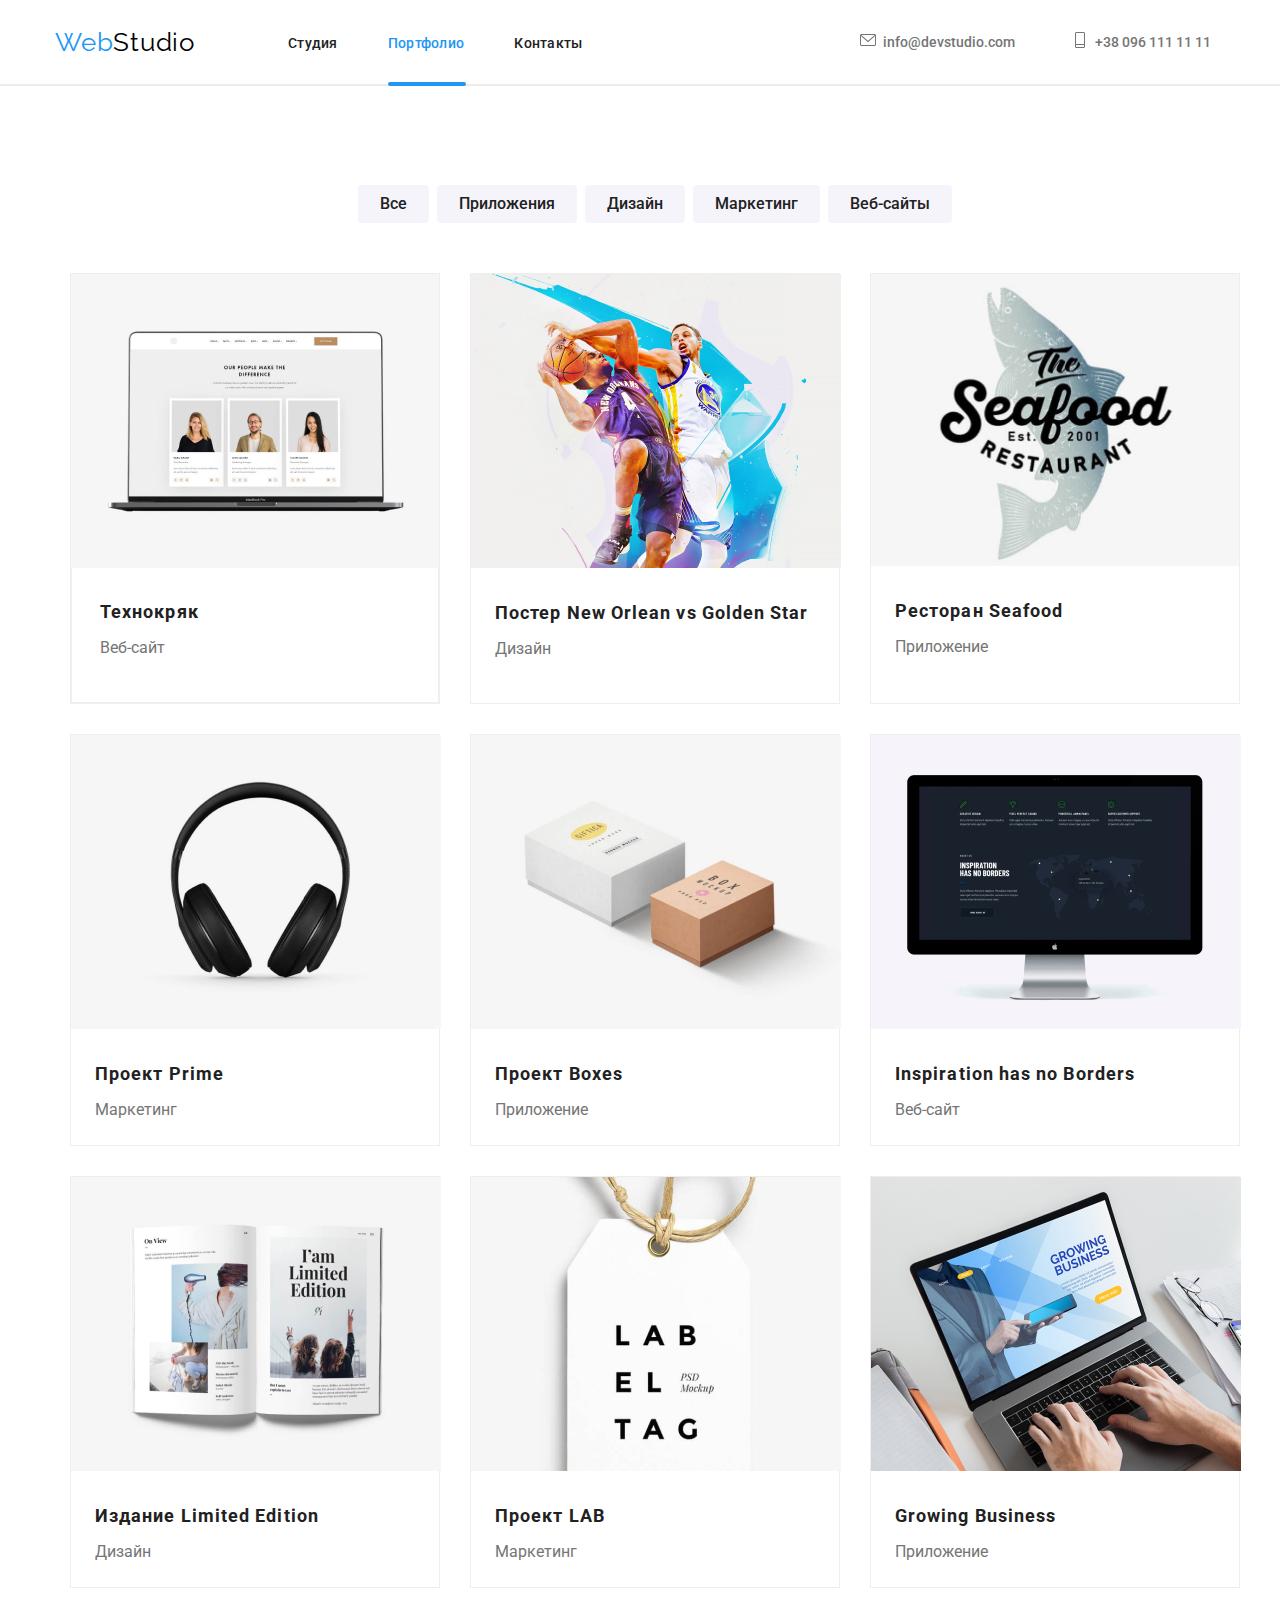
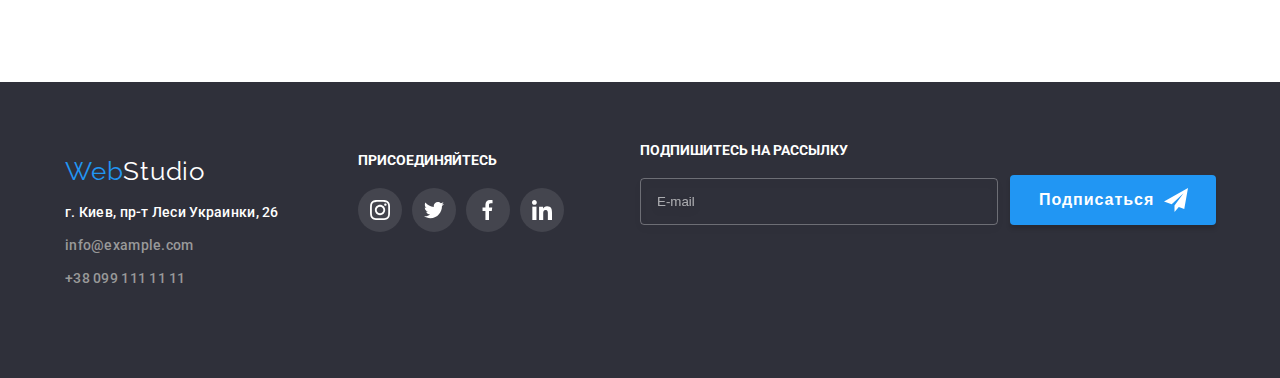
<file: portfolio.html>
<!DOCTYPE html>
<html lang="ru">
<head>
    <meta charset="UTF-8">
    <meta name="viewport" content="width=device-width, initial-scale=1.0">
    <title>Портфолио</title>
    <link href="https://fonts.googleapis.com/css2?family=Raleway:wght@700&family=Roboto:wght@400;500;700;900&display=swap" rel="stylesheet">
    <!--<link rel="stylesheet" href="./css/common.css">-->
    <link rel="stylesheet" href="./css/styles.css">
</head>
<body class="page">
    <!--<h1>Портфолио</h1>-->
    <!--Шапка сайта-->
    <header class="container">
    <!--<header class="header-container">-->
<!--<header class="page-header">-->
    <nav class="main-nav">
        <a href="index.html" class="logo">Web<span class="accent">Studio</span>
        </a>

        <ul class="site-nav-list">
            <li><a href="./index.html" class="a current">Cтудия</a></li>
            <li class="menu-item"><a class="link currentSecond" href="./portfolio.html" class="a current"><span class="color-page">Портфолио </span></a></li>
            <li><a href="#contacts" class="a current">Контакты</a></li>
        </ul>

    <!--<div class="container">-->
    <ul class="site-nav-list-address">
        <li class="contacts-item"><a class="address-link" href="mailto:info@devstudio.com"><svg class="address-link-icon" width="16px"height="12px"><use href="./svg/sprite/sprite.svg.svg#icon-envelope-1"></use></svg><span class="a current" class="color-address">info@devstudio.com</span></a></li>
        <li class="contacts-item"><a class="address-link" href="tel:+380961111111"><svg class="address-link-icon" width="16px"height="10px"><use href="./svg/sprite/sprite.svg.svg#icon-Vector"></use></svg><span class="a current" class="color-address">+38 096 111 11 11</span></a></li>
    </ul>
    </nav>
<!--</div>-->
</header>

<div class="line-container">
</div>
<main class="container">
    <section class="portfolio">
        <div class="container portfolio-padding">
          <h1 hidden>Портфолио</h1>
          <ul class="filter">
            <li class="filter-items"> <button class="link-filter" type="button">Все</button></li>
            <li class="filter-items"> <button class="link-filter" type="button">Приложения</button></li>
            <li class="filter-items"> <button class="link-filter" type="button">Дизайн</button></li>
            <li class="filter-items"> <button class="link-filter" type="button">Маркетинг</button></li>
            <li class="filter-items"> <button class="link-filter" type="button">Веб-сайты</button></li>
          </ul>
        </div>
       
        <div class="container portfolio-padding-img">
<ul class="content">
        <li class="content-items">
            <a class="img-item" href="./">
            <div class="content-overlay">
    <img src="images/images-portfolio/photo1.jpg" alt="Технокряк" width="370">
        <p class="description">Технокряк это современная площадка распространения коронавируса.
            Компании используют эту платформу для цифрового шпионажа 
            и атак на защищённые сервера конкурентов.</p>
        
</div>
<div class="portfolio-meta">
    <h2 class="portfolio-title">Технокряк</h2>
    <p class="color-type">Веб-сайт</p>
    </div>
    </a>
</li>
        <li class="content-items">
            <a class="img-item" href="./">
    <img src="images/images-portfolio/photo2.jpg" alt="Постер New Orlean vs Golden Star" width="370">
    <h2 class="title">Постер New Orlean vs Golden Star</h2>
    <p class="type">Дизайн</p>
    </a>
</li>
        <li class="content-items">
            <a class="img-item" href="./">
    <img src="images/images-portfolio/photo3.jpg" alt="Ресторан Seafood" width="368">
    <h2 class="title">Ресторан Seafood</h2>
    <p class="type">Приложение</p>
    </a>
</li>
    <li class="content-items">
        <a class="img-item" href="./">
    <img src="images/images-portfolio/photo4.jpg" alt="Проект Prime" width="370">
    <h2 class="title">Проект Prime</h2>
    <p class="type">Маркетинг</p>
    </a>
</li>
    <li class="content-items">
        <a class="img-item" href="./">
    <img src="images/images-portfolio/photo5.jpg" alt="Проект Boxes" width="370">
    <h2 class="title">Проект Boxes</h2>
    <p class="type">Приложение</p>
    </a>
</li>
    <li class="content-items">
        <a class="img-item" href="./">
    <img src="images/images-portfolio/photo6.jpg" alt="Inspiration has no Borders" width="370">
    <h2 class="title">Inspiration has no Borders</h2>
    <p class="type">Веб-сайт</p>
    </a>
</li>
    <li class="content-items">
        <a class="img-item" href="./">
    <img src="images/images-portfolio/photo7.jpg" alt="Издание Limited Edition" width="370">
    <h2 class="title">Издание Limited Edition</h2>
    <p class="type">Дизайн</p>
    </a>
</li>
    <li class="content-items">
        <a class="img-item" href="./">
    <img src="images/images-portfolio/photo8.jpg" alt="Проект LAB" width="370">
    <h2 class="title">Проект LAB</h2>
    <p class="type">Маркетинг</p>
    </a>
</li>
    <li class="content-items">
        <a class="img-item" href="./">
    <img src="images/images-portfolio/photo9.jpg" alt="Growing Business" width="370">
    <h2 class="title">Growing Business</h2>
    <p class="type">Приложение</p>
    </a>
</li>
</ul>
</div>
</section>
</main>

  <!--Футер-->
    <!--<div class="background-lengthening-footer">
    <div class="footer-container">
    <footer id="contacts" class="container">
        <p class="text-footer">
    <a href="./index.html" class="logo"class="accent">Web<span class="logo-footer">Studio</span></a>
    <address class="site-nav-list"><a href="https://www.google.com/maps/embed?pb=!1m18!1m12!1m3!1d2541.7794508425072!2d30.536197115730527!3d50.42658067947204!2m3!1f0!2f0!3f0!3m2!1i1024!2i768!4f13.1!3m3!1m2!1s0x40d4cf0e033ecbe9%3A0x57a4dffefec77da0!2z0LHRg9C7LiDQm9C10YHQuCDQo9C60YDQsNC40L3QutC4LCAyNiwg0JrQuNC10LIsIDAyMDAw!5e0!3m2!1sru!2sua!4v1602182648974!5m2!1sru!2sua" target="blanc"><span class="footer-text-color">г. Киев, пр-т Леси Украинки, 26 </span></a>
    </address></p>
    <p class="text-footer">
    <address class="site-nav-list"><a href="mailto:info@example.com"><span class="footer-text-color-address">info@example.com </span></a>
    </address></p>
    <p class="text-footer">
    <address class="site-nav-list"><a href="tel:+380991111111"><span class="footer-text-color-address">+38 099 111 11 11 </span></a>
    </address></p>
    </footer>-->

    <!--Футер-->
    <footer class="background-lengthening-footer" id="contacts">
        <div class="container">
        <div class="row">
        <div class="column">
            <ul class="text-footer">
                <li class="text-footer">
        <a class="logo-blue-footer" href="./index.html" class="accent">Web<span class="logo-footer">Studio</span></a></li>
        <li class="text-footer">
        <address class="site-nav-list"><a href="https://www.google.com/maps/embed?pb=!1m18!1m12!1m3!1d2541.7794508425072!2d30.536197115730527!3d50.42658067947204!2m3!1f0!2f0!3f0!3m2!1i1024!2i768!4f13.1!3m3!1m2!1s0x40d4cf0e033ecbe9%3A0x57a4dffefec77da0!2z0LHRg9C7LiDQm9C10YHQuCDQo9C60YDQsNC40L3QutC4LCAyNiwg0JrQuNC10LIsIDAyMDAw!5e0!3m2!1sru!2sua!4v1602182648974!5m2!1sru!2sua" target="blanc"><span class="footer-text-color">г. Киев, пр-т Леси Украинки, 26 </span></a>
        </address></li>
        <li class="text-footer">
        <address class="site-nav-list"><a href="mailto:info@example.com"><span class="footer-text-color-address">info@example.com </span></a>
        </address></li>
        <li class="text-footer">
        <address class="site-nav-list"><a href="tel:+380991111111"><span class="footer-text-color-address">+38 099 111 11 11 </span></a>
        </address></li>
    </ul>
    </div>
    <div class="column">
        <p class="footer-join-title">присоединяйтесь</p>
        <ul class="footer-networks">
          <li class="footer-networks-list">
            <a href="https://www.instagram.com/?hl=ru" target="_blank" rel="noopener noreferer" class="footer-networks-links"> 
                <svg width="20px" height="20px"><use href="./svg/sprite/sprite.svg.svg#icon-instagram-2"></use></svg></a>
          </li>
          <li class="team-networks-list">
            <a href="https://twitter.com/?lang=ru" target="_blank" rel="noopener noreferer" class="footer-networks-links">
                <svg width="20px" height="20px">
                <use href="./svg/sprite/sprite.svg.svg#icon-Vector-1"></use>
              </svg></a>
          </li>
          <li class="team-networks-list">
            <a href="https://uk-ua.facebook.com/" target="_blank" rel="noopener noreferer" class="footer-networks-links"><svg
                width="20px" height="20px">
                <use href="./svg/sprite/sprite.svg.svg#icon-Vector-2"></use>
              </svg></a>
          </li>
          <li class="team-networks-list">
            <a href="https://www.linkedin.com/" target="_blank" rel="noopener noreferer" class="footer-networks-links"><svg
                width="20px" height="20px">
                <use href="./svg/sprite/sprite.svg.svg#icon-linkedin-1"></use>
              </svg></a>
          </li>
        </ul>
        </div>
    
    <div class="footer-form-container">
        <form class="footer-form">
          <div class="footer-mai-input">
            <label for="footer-mail">Подпишитесь на рассылку</label>
            <input class="helper" type="text" name="footer-mail" id="footer-mail" placeholder="E-mail">
          </div>
          
          <button type="submit">Подписаться <svg class="footer-form-icon"
            width="24px" height="24px">
            <use href="./svgfootermodal/spritesend.svg#icon-send"></use>
          </svg></button>
        </form>
        </div>
    </div>
      </div>
    </div>
    </footer>
    </body>
    </html>
</file>
<file: css/styles.css>
:root{
    --primary-text-color:#757575;
    --title-text-color:#212121;
    --accent-color:#2196F3;
    --primary-background-color:#E5E5E5;
}


.page{
/*background-color: #E5E5E5;*/
background-color: #fff;
color: var(--primary-text-color);
font-family: Roboto, sans-serif;
}

.h1,h2,h3,h4,h5,h6{
    font-family: Roboto, sans-serif;
    color: #212121;
}



.list {
    list-style: none;
    margin: 0;
    padding: 0;
  }

    .link {
        color: inherit;
        text-decoration: none;
    }


.logo{
    color: var(--accent-color) ;
    font-family: Raleway, -apple-system, BlinkMacSystemFont, 'Segoe UI', Roboto, Oxygen, Ubuntu, Cantarell, 'Open Sans', 'Helvetica Neue', sans-serif;
    font-size: 26px;
    line-height: 1,19px;
    letter-spacing: 0.03em;
    text-decoration: none;
    margin-right: 93px;
    /*margin-top: 24px;*/
    display: inline-flex;
    
}

.logo-footer {
    color: white;
    margin-bottom: 20px;
}

.logo-blue-footer{
  color: var(--accent-color) ;
  font-family: Raleway, -apple-system, BlinkMacSystemFont, 'Segoe UI', Roboto, Oxygen, Ubuntu, Cantarell, 'Open Sans', 'Helvetica Neue', sans-serif;
  font-size: 26px;
  line-height: 1,19px;
  letter-spacing: 0.03em;
  text-decoration: none;
  margin-right: 93px;
  padding-left: 0px;
  }


.accent{
color: black;
}
ul{
    list-style: none ;
}

address{
    list-style: none;
}



/*.site-nav*/
.site-nav-list {
    display: inline-flex;
    align-items: center;

}

.site-nav-list a{
    color: var(--title-text-color);
    font-family: Roboto, sans-serif;
    font-style: normal;
    font-weight: 500;
    font-size: 14px;
    text-decoration: none;
    letter-spacing: 0.02em;
    padding-right:50px;
}

.site-nav-list .a:hover, 
.site-nav-list .a:focus{
    color: var(--accent-color);
}

.site-nav-list .a .current{
    color:var(--accent-color);
}


.site-nav-list-address {
    display: flex;
    margin-left: 170px;
}

.site-nav-list-address .contacts-item+ .item{
    margin-left: 50px;
}

.contacts-item{
    display: flex;
    margin-top: 32px;
    margin-bottom: 32px;
    padding-left: 50px;
}


/*.address-link{
  padding-left: 10px;
}*/

.site-nav-list-address a{
    color: #757575;
    font-family: inherit;
    font-weight: 500;
    font-size: 14px;
    line-height: 1,14px;
    text-decoration: none;
}

.site-nav-list-address .a:hover, 
.site-nav-list-address .a:focus{
    color: var(--accent-color);
}

.site-nav-list-address .a .current{
    color:var(--accent-color);
}

.site-nav .contacts-item:last-child{
    margin-right: 0;
}

.main-nav{
     display: inline-flex;
     align-items: center;
}

.color-page{
    color: #2196F3;
}

.section-title{
    color:var(--title-text-color);
    font-weight: 700;
    font-size: 36px;
    line-height: 1,7px;
    letter-spacing: 0.03em;
    padding-bottom: 50px;
    text-align: center;
 
}




/*Hero*/

.hero {
background-color: #2F303A;
/*background-image: url(../images/images-hm4/Img2optim.jpg);*/
}

.hero-name{
    color: #FFFFFF;
}

.hero-title{
    color:var(--title-text-color);
    font-style: 400;
    font-weight: 900;
    font-size: 44px;
    line-height: 1,36px;
    text-align: center;
    padding-bottom: 30px;
}
 
/*style*/
  .center { 
    text-align: center;
    border: 1px solid #0000;
}

.main-container{
    margin: 0 auto;
    padding-right: 15px;
    padding-left: 15px;
    padding-top:200px;
    padding-bottom:280px;
    background-color: #c4c4c4;
   text-align: center;
   background-image: linear-gradient( rgba(47 48 58 / 40%), rgba(47, 48, 58, 0.4)),
     url(../images/images-hm4/Img2optim.jpg);
   background-repeat: no-repeat;
   background-size: cover;
  /*background-attachment: fixed;
  background-position: top 100px center;*/
}

/*buttun*/
.button{
    color: var(--accent-color);
    font-family: inherit;
    background-color: #E5E5E5;
    font-size: 16px;
    line-height: 1,8px;
    font-weight: 700;
    text-decoration: none;
    padding: 12px 24px;
    display: inline-block;
    border: 1px solid black;
}

.button-primary {
    background-color: var(--accent-color);
    color: #E5E5E5;
    border-color: transparent;
    display: inline-block;
    min-width: 200px;
    border-radius: 4px;
    padding: 10px 32px;
    text-align: center;
}

/*line*/

.line-container{
    margin-left: auto;
    margin-right: auto;
    outline: 1px solid #ECECEC ;}



/*Portfolio*/

.portfolio .filter {
    display: flex;
    justify-content: center;
  }
  .portfolio .filter-items:not(:last-child) {
    margin-right: 8px;
  }

  .portfolio .filter-items{
      display: inline;
  }
  .container.portfolio-padding {
    padding-top: 100px;
    padding-bottom: 50px;
    text-align: center;
  }
.container.portfolio-padding-img{
    padding-bottom: 94px;
}
  
  .filter .link-filter {
    padding: 6px 22px;
  
    font-family: Roboto;
    font-weight: 500;
    font-size: 16px;
    line-height: 1.6;
    text-align: center;
  
    color: var(--title-text-color);
    background: #f5f4fa;
    border-radius: 4px;
    border: 0;
  }
  .filter .link-filter:hover,
  .link-filter:focus {
    background: var(--accent-color);
    color: #ffffff;
    box-shadow: 0px 3px 1px rgba(0, 0, 0, 0.1), 0px 1px 2px rgba(0, 0, 0, 0.08),
      0px 2px 2px rgba(0, 0, 0, 0.12);
  }
  .portfolio .content {
    display: flex;
    flex-wrap: wrap;
  }
  
  .portfolio .content-items {
    width: calc((100% - 60px) / 3);
    border: 1px solid #eeeeee;
  }
  .portfolio .content-items:not(:nth-child(3n)) {
    margin-right: 30px;
  }
  .portfolio .content-items:not(:nth-child(-n + 3)) {
    margin-top: 30px;
  }

  li.content-items:hover,
  .content-items:focus{
    box-shadow: 0px 1px 1px rgba(0, 0, 0, 0.12), 0px 4px 4px rgba(0, 0, 0, 0.06), 1px 4px 6px rgba(0, 0, 0, 0.16);
  }

  /*.content .link {
    display: block;

    background: var(--title-text-color);
    text-decoration: none;
  }*/
  .content .title {
    margin-top: 20px;
    padding-left: 24px;
  
    color: var(--title-text-color);
    font-family: Roboto;
    font-weight: 700;
    font-size: 18px;
    line-height: 2;
    letter-spacing: 0.06em;
  }
  .content .type {
    margin-top: 4px;
    padding-left: 24px;
  
    color: #757575;
    font-family: Roboto;
    font-weight: 400;
    font-size: 16px;
    line-height: 1.8;
    padding-bottom: 20px;
    }

    .content-overlay {
      position: relative;
      display: flex;
      align-items: center;
      overflow: hidden;
    }
    .content-overlay::before {
      content: "";
      position: absolute;
      width: 100%;
      height: 100%;
    
      background: rgba(33, 150, 243, 0.9);
      opacity: 0;
    
      transition-property: opacity, transform;
      transition-duration: 250ms;
      transition-timing-function: cubic-bezier(0.4, 0, 0.2, 1);
      transform: translateY(100%);
    }
    .content .img-item:hover .content-overlay::before,
    .content .img-item:focus .content-overlay::before {
      opacity: 1;
      transform: translateY(0);
    }
    .content-overlay > .description {
      position: absolute;
      margin-top: 0;
      margin-bottom: 0;
      padding-right: 24px;
      padding-left: 24px;
    
      font-size: 18px;
      line-height: 1.555;
      color: #ffffff;
      opacity: 0;
    
      transition-property: opacity, transform;
      transition-duration: 250ms;
      transition-timing-function: cubic-bezier(0.4, 0, 0.2, 1);
      transform: translateY(100%);
    }
    
    .content .img-item:hover .description,
    .content .img-item:focus .description {
      opacity: 1;
      transform: translateY(0);
    }


    .portfolio-meta .color-type{
      color: #757575;
    
      font-family: Roboto;
      font-weight: 400;
      font-size: 16px;
      line-height: 1.8;
      padding-bottom: 20px;
      margin-top: 4px;
      padding-left: 4px;
    }
    
    .img-item{
      text-decoration: none;
    }
    
    .portfolio-title{
      margin-top: 6px;
        padding-left: 4px;
        color: var(--title-text-color);
        font-family: Roboto;
        font-weight: 700;
        font-size: 18px;
        line-height: 2;
        letter-spacing: 0.06em;
    }


/*footer*/

.footer-background {
    background-color: #2F303A;
    font-style: normal;
    font-weight: normal;
    font-size: 14px;
    line-height: 24px;
    font-family: Roboto;
    letter-spacing: 0.02em; 
    /*margin-top: 30px;
    margin-bottom: 9px;*/
}

/*.footer-container{
  display:flex;
 
}*/

/*.fbc{
    /*width: 1230px;*/
   /* margin-left: 215px;
    margin-right: 215px;
    margin-bottom: 9px;
    padding-top: 60px;
    line-height: 1.5;
    padding-right: auto;
    padding-left: auto;*/
   /* width: 1200px;
    padding-right: 15px;
    padding-left: 15px;
    margin-left: auto;
    margin-right: auto;
    margin-bottom: 9px;
    padding-top: 60px;
    line-height: 1.5;

}*/


.footer-text-color{
    color: #FFFFFF;
  
}
 /*ul.text-footer{
  margin-left: 360px;
  border: 1px solid #ECECEC;
  margin: 0, auto;
  padding: 0 auto;
  width: 280px;*/

  .column {
    float: left;
    width: 25%;
    padding: 10px;}

    .row:after {
      content: "";
      display: table;
      clear: both;}


.footer-text-color-address{
   color:hsla(0, 0%, 60%, 1)
}

/*.footer-icon-title{

padding-left: 215px;

}*/


html{
    box-sizing: border-box;
}

*,
*::before,
*::after {
    box-sizing: inherit;
}

* {
    margin: 0;
    padding: 0;
   }

.container{
    width: 1200px;
    margin: 0 auto;
    /*padding-top: 24px;*/
    padding-right: 15px;
    padding-left: 15px;
    /*border-block-color: var(--accent-color);*/
    /*display: inline-flex;*/
}

.header-container{
    width: 1200px;
    margin: 0 auto;
    /*height: 80px;*/
    padding-top: auto;
    padding-bottom: auto;
    padding-right: 15px;
    padding-left: 15px;
}


.background-lengthening{
    background-color: #2F303A;
}

.background-lengthening-footer{
    background-color: #2F303A;
    margin:0 auto;
    padding-top: 60px;
    padding-bottom: 60px;
    display: flex;
    
}

div.background-lengthening-footer{
  margin: 0px auto;
  
}

/* o нас*/

.section-details{
    width: 1200px;
    margin: 0 auto;
    padding-right: 15px;
    padding-left: 15px;
    padding-top: 94px;
    display: flex;
   padding-bottom: 94px;
}

.heading{
    display: flex;
    margin:0;
    font-size: 14px;
    text-align: left;
}

.main-paragraph-h2{
    font-weight: 400;
    font-size: 14px;
    line-height: 1,7px;
    margin-top: 4px;
    flex-wrap: wrap;
    width: 270px;
    text-align: left;
    margin-right: 20px;
    }

.features .section-details {
     padding: 94px 0px;
     display: flex;
      }
.section-details .items {
        /* width: 270px; */
        width: calc((100% - 90px) / 4);
      }
      
.section-details .items:not(:last-child) {
        margin-right: 30px;
      }
.section-details .items::before {
        display: block;
        content: '';
        height: 120px;
      
        background-color: #f5f4fa;
        background-repeat: no-repeat;
        background-position: center;
        border-radius: 4px;
      }
      .section-details .items:nth-child(1)::before {
        background-image: url(../images/images-hm4/antena.svg);
      }
      .section-details .items:nth-child(2)::before {
        background-image: url(../images/images-hm4/clock.svg);
      }
      .section-details .items:nth-child(3)::before {
        background-image: url(../images/images-hm4/diagramm.svg);
      }
      .section-details .items:nth-child(4)::before {
        background-image: url(../images/images-hm4/astronaut.svg);
      }
      .features .heading {
        margin-top: 30px;
        margin-bottom: 0px;
      
        color: var(--title-text-color);
        font-family: Roboto;
        font-weight: 700;
        font-size: 14px;
        line-height: 1.14;
        text-transform: uppercase;
      }
      .features .main-paragraph-h2 {
        margin-top: 10px;
        margin-bottom: 0;
      
        color: var(--primary-text-color);
        font-family: Roboto;
        font-weight: 400;
        font-size: 14px;
        line-height: 1.7;
      }







/*team*/

.section-team{
    background-color: #F5F4FA;
}
.images-team {
    display: block;
  }

.list-section-team .item-img:not(:last-child) {
    margin-right: 30px;
  }

  .section-list > .list-description {
    padding-bottom: 30px;}

.wrapper {
    width: 1200px;
    margin-left: auto;
    margin-right: auto;
    padding-right: 15px;
    padding-left: 15px;
   padding-top: 94px;
}

.section-title{
    color:var(--title-text-color);
    font-weight: 700;
    font-size: 36px;
    line-height: 1,7px;
    letter-spacing: 0.03em;
    padding-bottom: 50px;
    text-align: center;
 
}

.section{
    display: flex;
    width: calc(100%-90px)/4;
    justify-content: space-between;
   padding-bottom: 94px;
}

.comand{
    width: 271px;
    /*height: 368px;*/
    border: 1px solid #ECECEC;
    background-color: #ffffff;
    box-shadow: 0px 1px 3px rgba(0, 0, 0, 0.12), 0px 1px 1px rgba(0, 0, 0, 0.14), 0px 2px 1px rgba(0, 0, 0, 0.2);
border-radius: 0px 0px 4px 4px;
}

.text-clas {
    margin-top: 30px;
    margin-bottom: 10px;
    text-align: center;
}

.paragraph{
    font-weight: 400;
    font-size: 14px;
    line-height: 1,7px;
    margin-top: 10px;
    margin-bottom: 0px;
    flex-wrap: wrap;
    text-align: center;
    }



svg.clients-icon{

  fill:#AFB1B8;
  width:50px;
  height: 45px;
  /*position: absolute;*/
}

svg.clients-icon:focus,
.clients-icon:hover{
  fill: var(--accent-color);
}


svg.address-link-icon{
  width: 30px;
  height: 16px;
  fill:#757575;
  align-items: baseline;
  /*padding-right: 10px;*/
 /*padding-top: 6px;*/
  padding-left: 3px;
  padding-right: 3px;
  float: left;
  overflow: hidden;
}


.site-nav-list-address.address-link:focus .address-link-icon,
.address-link:hover .address-link-icon{
  fill: var(--accent-color);
}

li.contacts-item:focus,
li.contacts-item:hover {
  fill: var(--accent-color);
}

.clients-links:focus .clients-icon,
.clients-links:hover .clients-icon {
  fill: var(--accent-color);
}

    /*.clients-list .clients-item::before {
        display: block;
        content: '';
        height: 120px;
      
        background-color: #f5f4fa;
        background-repeat: no-repeat;
        background-position: center;
        border-radius: 4px;
      }
      .clients-list .clients-item:nth-child(1)::before {
        background-image: url(../images/First.svg);
      }
      .clients-list .clients-item:nth-child(2)::before {
        background-image: url(../images/Second.svg);
      }
      .clients-list .clients-item:nth-child(3)::before {
        background-image: url(../images/Third.svg);
      }
      .clients-list .clients-item:nth-child(4)::before {
        background-image: url(../images/foth.svg);
      }
      .clients-list .clients-item:nth-child(4)::before {
        background-image: url(../images/fifth.svg);
      }
      .clients-list .clients-item:nth-child(4)::before {
        background-image: url(../images/six.svg);
      }*/

   .wrapper {
        padding-top: 94px;
        padding-bottom: 94px;
      }
      .section-team {
        margin-top: 94px;
      }
      .wrapper {
        background: #f5f4fa;
      }

   .section .section{
        margin-top: 50px;
        display: flex;
        justify-content: center;
      }  

   .section > .comand {
       /* padding-bottom: 30px;*/
        background: var(--primary-bg);
        box-shadow: 0px 1px 3px rgba(0, 0, 0, 0.12), 0px 1px 1px rgba(0, 0, 0, 0.14),
          0px 2px 1px rgba(0, 0, 0, 0.2);
        border-radius: 0px 0px 4px 4px;
      }

   .section .comand:not(:last-child) {
        margin-right: 30px;
      }
      

    .team-networks {
    display: flex;
    justify-content: center;
    margin-top: 16px;
    }

    .team-networks .team-networks-links {
    padding: 12px;
    margin-bottom: 30px;
    margin-top:16px;
    width: 44px;
    height: 44px;
    display: block;
    border-radius: 50%;
    /*fill: #afb1b8;*/
    fill: #AFB1B8;
      }

    .team-networks-list:not(:last-child) {
    margin-right: 10px;
      }

   .team-networks-links:hover,
    .team-networks-links:focus {
        border-radius: 50%;
        background-color: var(--accent-color);
        fill: #ffffff;
      }
      
.primary-section{
    display: flex;
    width: calc(100%-60px)/3;
    justify-content: space-between;
    padding-bottom: 94px;
}


.text-footer{
    padding-bottom: 9px;
}


.line-container{
    margin-left: auto;
    margin-right: auto;
    width: 1600px;
    outline: 1px solid #ECECEC ;}


.examples{
    width: 372px;
    height: 294px;
background: #FFFFFF;
border: 1px solid #EEEEEE;
}

.footer-nav-list{
    /*display: block;*/
    font-family: Roboto, sans-serif;
    font-style: normal;
    font-weight: 400;
    font-size: 14px;
   text-decoration: none;
}

.footer-nav-list-address a{
    color: #757575;
    font-family: inherit;
    font-weight: 400;
    font-size: 14px;
    line-height: 1,5px;
    text-decoration: none;
}


/*p{
  line-height:170%;
}*/


.footer .address {
    margin-top: 20px;
    font-style: normal;
  }
  .footer .map {
    color: #ffffff;
    font-family: Roboto;
    font-weight: 400;
    font-size: 14px;
    line-height: 1.7;
    text-decoration: none;
}
  
  .footer .link {
    display: block;
    margin-top: 9px;
    text-align: center;

    color: rgba(255, 255, 255, 0.6);
    font-family: Roboto;
    font-weight: 400;
    font-size: 14px;
    line-height: 1.7;
  }
  
.container.footer-padding {
  display: block;
  padding-top: 60px;
  padding-bottom: 60px;
  padding-right: 0;
}
.footer {
  background-color: var(--heder-footer-bg);
}
.footer .logo {
  display: inline-block;
  font-family: Raleway;
  font-weight: 700;
  font-size: 26px;
  line-height: 1.2;
  color: var(--accent-color);
  text-decoration: none;
}
.footer .logo-text {
  color: #ffffff;
}
.footer .address {
  margin-top: 20px;

  font-style: normal;
}
.footer .map {
  color: #ffffff;
  font-family: Roboto;
  font-weight: 400;
  font-size: 14px;
  line-height: 1.7;
  text-decoration: none;
}
.footer .link {
  /*display: block;*/
  margin-top: 9px;

  color: rgba(255, 255, 255, 0.6);
  font-family: Roboto;
  font-weight: 400;
  font-size: 14px;
  line-height: 1.7;
  text-decoration: none;
}
.footer-join {
  display: block;
  margin-left: 215px;
/*border: 1px solid #ECECEC;*/

}
.footer-join-title {
  margin-top: 10;
  margin-bottom: 0;
  font-weight: 700;
  font-size: 14px;
  line-height: 1.142;
  text-transform: uppercase;
  color: #ffffff;
  margin-right: 10px;
}
.container.footer-padding {
 /* display: block;*/
  margin-right: 70px;
}
.footer-networks {
  display: flex;
  margin-top: 20px;
  padding-right: 100px;
  padding-top: 0px;
}
.footer-networks .footer-networks-links {
  padding: 12px;

  width: 44px;
  height: 44px;
 display: inline-block;
  border-radius: 50%;

  background-color: rgba(255, 255, 255, 0.1);
  fill: #ffffff;
}
.footer-networks-list:not(:last-child) {
  margin-right: 10px;
}
.footer-networks-links:hover,
.footer-networks-links:focus {
  border-radius: 50%;
  background-color: var(--accent-color);
  fill: #ffffff;
}




  /* clients */
.clients.container {
    padding-bottom: 94px;
  }
  .clients .title {
    margin-top: 94px;
    margin-bottom: 0;
    color: var(--title-text-color);
    font-family: Roboto;
    font-weight: 700;
    font-size: 36px;
    line-height: 1.167;
    text-align: center;
  }
  .clients .clients-list {
    display: flex;
    justify-content: center;
    margin-top: 50px;
  }
  .clients .clients-item:not(:last-child) {
    margin-right: 30px;
  }
  .clients .clients-links {
    display: flex;
    width: 170px;
    height: 90px;
    justify-content: center;
    align-items: center;
  
    fill: #afb1b8;
    border: 1px solid #afb1b8;
    border-radius: 4px;
  }
  .clients .clients-links:hover,
  .clients .clients-links:focus .clients-icon {
    border: 1px solid var(--accent-color);
    fill: var(--accent-color);
  }

  .clients-icon{
    display: inline-block;
    width: 1em;
    height: 1em;
    stroke-width: 0;
    stroke: currentColor;
    fill: currentColor;
  }
  
 /* .clients-list .clients-item:nth-child(1)::before {
    background-image: url(../images/First.svg);
  }*/


  

  /*МОДАЛЬНОЕ ОКНО*/
 
  body {
    font-family: -apple-system, system-ui, BlinkMacSystemFont, "Segoe UI", Roboto,
      "Helvetica Neue", Arial, sans-serif;
    font-size: 16px;
    font-weight: 400;
    line-height: 1.5;
    color: #292b2c;
    background-color: #fff;
    
  }

  .modal {
    position: fixed;
    width: 100%;
    height: 100%;
    
    background-color: rgba(0, 0, 0, 0.2);
    top: 0;
    left: 0;
    opacity: 0;
    visibility: hidden;
    top: 50%;
    left: 50%;
    transform: translate(-50%, -50%);
    padding: 8px;
  }
  .modal:target {
    opacity: 1;
    visibility: visible;
  }
  
  .modal-area {
    position: absolute;
    width: 100%;
    height: 100%;
    top: 0;
    left: 0;
  }
  
  .modal-dialog {
    min-height: 110%;
  position: relative;
    display: flex;
    align-items: center;
    justify-content: center;
    padding: 40px;
  }
  .modal-content {
    background-color: rgba(255, 255, 255, 1);
    color: #000;
    min-width: 528px;
    min-height: 581px;
    padding: 40px;
    position: relative;
  }
  .close {
    position: absolute;
  
    color: #000;
    font-size: 11px;
    text-decoration: none;
  
    width: 30px;
    height: 30px;
    border: 1px solid rgba(0, 0, 0, 0.1);
    border-radius: 50%;
    box-sizing: border-box;
    float: right;
    font-family: sans-serif;
    font-size: 17px;
    font-weight: normal;
    line-height: center;
    text-shadow: 0 1px 0 #fff;
    text-align: center;
    background: #fff;
    left: 92%;
    top: 2%;
  }

  .close:hover,
  .close:focus{
    color: var(--accent-color);
  }

  .modal-title{

    width: 448px;
    height: 23px;
    left: 576px;
    top: 261px;
    margin-top: 2px;
    margin-bottom: 12px;
    
    font-family: Roboto;
    font-style: normal;
    font-weight: bold;
    font-size: 20px;
    line-height: 23px;
    text-align: center;
    letter-spacing: 0.03em;
    
    color: #212121;
  }

  .modal-content-label {
    position: relative;
    display: block;

    font-weight: 400;
    font-size: 12px;
    line-height: 1.166;
    letter-spacing: 0.01em;
    color: var(--secondary-text-color);
  }
  .modal-content-label:nth-child(n + 3) {
    margin-top: 10px;
  }
  .modal-content-imput {
    margin-top: 4px;
    padding-top: 12px;
    padding-right: 16px;
    padding-bottom: 12px;
    padding-left: 35px;
  
    display: block;
  
    border: 1px solid rgba(33, 33, 33, 0.2);
    border-radius: 4px;
  
    width: 100%;
    resize: none;
  
    transition-property: border;
    transition-duration: 250ms;
    transition-timing-function: cubic-bezier(0.4, 0, 0.2, 1);
  }
  
  .modal-content-imput:focus,
  .modal-content-imput:hover {
    border: 1px solid var(--accent-color);
  }
  .modal-content-imput:focus ~ .modal-content-icon,
  .modal-content-imput:hover ~ .modal-content-icon {
    fill: var(--accent-color);
  }
  .modal-content-imput.coments {
    padding-left: 16px;
  
    height: 120px;
  }
  .modal-content-imput.coments::placeholder {
    color: rgba(117, 117, 117, 0.5);
  }
  .modal-content-icon {
    position: absolute;
    top: 50%;
    left: 12px;
  
    transition-property: fill;
    transition-duration: 250ms;
    transition-timing-function: cubic-bezier(0.4, 0, 0.2, 1);
  }
  .modal-content-check {
    display: flex;
    color: #757575;
    margin-top: 20px;
    margin-right: auto;
    margin-left: auto;
    font-weight: 400;
    font-size: 14px;
    line-height: 1.7;
    align-items: center;
    flex-direction:row;
    /*padding-right: 1em;*/
    
  
    /*display: flex;
    align-items: center;
    flex-direction: row-reverse;
  
    margin-top: 20px;
    margin-right: auto;
    margin-left: auto;
  
    font-weight: 400;
    font-size: 14px;
    line-height: 1.7;
    color: var(--secondary-text-color);*/
  }
  
  .checkwindow{
    display: block;
padding-left: 20px;
  }
 

/*.option{
  display: block;
 margin-top: 20px;
}
.check{
padding-left: 1.2em;
}
 
.check-input{
  appearance: none;
  -webkit-appearance: none;
  -moz-appearance: none;
  position: absolute;
}

.check-box{
  position: absolute;
 margin-left: -1.2em;
  width: 16px;
height: 15px;
background-color:tomato;
background-image: url(./svgmodalcheck/spritemodal-check.svg#icon-square);
fill: white;
fill-opacity: .5;
stroke: black;
}


.check-input:checked + .check-box{
  background-image: url(./svgmodalcheck/spritemodal-check.svg#icon-check);

}

.check-input:focus + .check-box{
  background-image: url(./svgmodalcheck/spritemodal-check-focused.svg#icon-square);
}*/

  .link-contract{
    margin-left: 4px;
    color: var(--accent-color);
    text-decoration: underline;
    text-align: center;
    font-family: Roboto;
    font-style: normal;
    font-weight: normal;
    font-size: 14px;
    line-height: 24px;
    letter-spacing: 0.03em;
  }

  .link-agreement{
    text-decoration:none;
    color: #757575;
    text-align: center;
font-family: Roboto;
font-style: normal;
font-weight: normal;
font-size: 14px;
line-height: 24px;
letter-spacing: 0.03em;
  }

  .input-check-castom {
    /*margin-right: 7px;
    padding-bottom: 20px;
    
    width: 16px;
    height: 15px;
  
    /*border: 1px solid #212121;*/
    /*border: 1px solid #fff;
    border-radius: 4px;
    fill: #ffffff;
    background-color: #ffffff;
  
    transition-property: background-color, border-color;
    transition-duration: 250ms;
    transition-timing-function: cubic-bezier(0.4, 0, 0.2, 1);*/
    display: flex;
    align-items: center;
    margin-right: 7px;
    /* padding-bottom: 20px; */
    width: 16px;
    height: 15px;
    border: 2px solid #212121;
    border-radius: 4px;
    fill: #ffffff;
    background-color: #ffffff;
    transition-property: background-color, border-color;
    transition-duration: 250ms;
    transition-timing-function: cubic-bezier(0.4, 0, 0.2, 1);
}
  
  .input-check-castom svg {
    display: inline-block;
    /*margin-right: 7px;*/
    width: 16px;
    height: 15px;
    /*border: 2px solid #212121;*/
    fill: #FFFFFF;
    /*background-color: #ffffff;*/

  }
  
/*.indent:checked + .input-check-castom{
  border-color: var(--accent-color);
  background-color: var(--accent-color);
  background-image: url(./svgmodalcheck/spritemodal-check.svg#icon-check);
  background-size: contain;
  background-origin: border-box;
}*/

.indent:checked ~ .input-check-castom {
  background-color: var(--accent-color);
  border-color: var(--accent-color);
}

.indent{
  /*margin-right: 9px; 
width: 16px;
height: 15px;*/
position: absolute;
width: 1px;
height: 1px;
margin: -1px;
border: 0;
padding: 0;
clip: rect(0 0 0 0);
overflow: hidden;
}


  .modal-input-check:checked ~ .input-check-castom {
    background-color: var(--accent-color);
    border-color: var(--accent-color);
  }
  .modal-content-check .link {
    margin-left: 4px;
    color: var(--accent-color);
    text-decoration: underline;
  }
  .modal-content-button {
    margin-top: 30px;
    margin-right: auto;
    margin-left: auto;
    padding-top: 10px;
    padding-right: 55px;
    padding-bottom: 10px;
    padding-left: 56px;
    position: relative;
    left: 50%;
    transform: translate(-50%, 0);
  
    font-weight: 700;
    font-size: 16px;
    line-height: 1.875;
    letter-spacing: 0.06em;
    color: #ffffff;
    background-color: #2196f3;
    box-shadow: 0px 4px 4px rgba(0, 0, 0, 0.15);
    border-radius: 4px;
    border: 0;
  
    transition-property: background-color;
    transition-duration: 250ms;
    transition-timing-function: cubic-bezier(0.4, 0, 0.2, 1);
  }
  .modal-content-button:hover,
  .modal-content-button:focus {
    background: #188ce8;
    box-shadow: 0px 4px 4px rgba(0, 0, 0, 0.15);
    border-radius: 4px;
  }
  
 
  



.portfolio-meta {
  padding: 20px 24px;
  border-right: 1px solid #eeeeee;
  border-bottom: 1px solid #eeeeee;
  border-left: 1px solid #eeeeee;
  border-top: none;
  box-sizing: border-box;
}

/*.portfolio-actions {
  position: absolute;
  bottom: 0;
  right: 0;
  top: 0;
  left: 0;
  font-size: 18px;
  line-height: 1.55;
  height: 100%;
  padding: 63px 24px;
  color: var(--accent-color);
  background: rgba(33, 150, 243, 0.9);
  transform: translateY(0);
  transition-timing-function: ease;
  opacity: 0;
}*/

.portfolio-actions:focus, 
.portfolio-actions:hover {
 opacity: 1;
  transform: translateY(0);
  color: white;
  position: relative;
 }

 /*линия*/
 .menu-link::after {
   content: "";
   display: block;
 width: 50%;
 height: 4px;
 background-color: var(--accent-color);
 border-radius: 2px;

}


.wedo .list-margin {
  margin-top: 50px;
  display: flex;
}
.list-margin .item-img {
  position: relative;
}
.list-margin .item-img:not(:last-child) {
  margin-right: 30px;
}
.wedo .title {
  margin-top: 0;
  margin-bottom: 0;

  color: var(--primary-text-color);
  font-weight: 700;
  font-size: 36px;
  line-height: 1.2;
  text-align: center;
}
.img-block {
  display: block;
}
.wedo .wedo-content {
  position: absolute;
  bottom: 0;
  margin-top: 0;
  margin-bottom: 0;
  padding-top: 27px;
  padding-bottom: 27px;

  width: 100%;

  font-weight: 700;
  font-size: 14px;
  line-height: 1.14;
  text-align: center;
  text-transform: uppercase;

  background-color: rgba(47, 48, 58, 0.8);
  color: #ffffff;
}



.link.current {
  position: relative;

  color: var(--accent-color);
}
.link.current::after {
  content: '';
  display: block;
  position: absolute;
  left: 0;
  bottom: -30px;

  height: 4px;
  width: 50%;

  background-color: var(--accent-color);
  border-radius: 2px;
}

.link.currentSecond {
  position: relative;

  color: var(--accent-color);
}

.link.currentSecond::after {
  content: '';
  display: block;
  position: absolute;
  left: 0;
  bottom: -35px;

  height: 4px;
  width: 78px;

  background-color: var(--accent-color);
  border-radius: 2px;
}

.link:hover,
.link:focus {
  color: var(--accent-color);
}






.footer-form {
  display: flex;
  align-items: flex-end;
}
.footer-mai-input {
  display: flex;
  flex-direction: column;
}
.footer-mai-input .helper::placeholder {
  color: rgba(255, 255, 255, 0.6);
}
.footer-mai-input label {
  font-weight: 700;
  font-size: 14px;
  line-height: 1.142;
  text-transform: uppercase;
  color: #ffffff;
}
.footer-mai-input input {
  margin-top: 20px;
  padding-top: 15px;
  padding-right: 16px;
  padding-bottom: 15px;
  padding-left: 16px;

  width: 358px;
color: white;
  border: 1px solid rgba(255, 255, 255, 0.3);
  filter: drop-shadow(0px 4px 4px rgba(0, 0, 0, 0.15));
  border-radius: 4px;
  background-color: transparent;
}
.footer-form-container {
  /*padding-top: 14px;
  margin-left: 93px;*/
  float: left;
}

.footer-form-container button {
  margin-left: 12px;
  padding-top: 10px;
  padding-right: 28px;
  padding-bottom: 10px;
  padding-left: 29px;

  display: flex;
  align-items: center;

  font-weight: 700;
  font-size: 16px;
  line-height: 1.875;
  letter-spacing: 0.06em;
  color: #ffffff;
  background-color: var(--accent-color);

  border: 0;
  box-shadow: 0px 4px 4px rgba(0, 0, 0, 0.15);
  border-radius: 4px;
}
.footer-form-icon {
  margin-left: 10px;
  fill: #FFFFFF;
}
</file>
